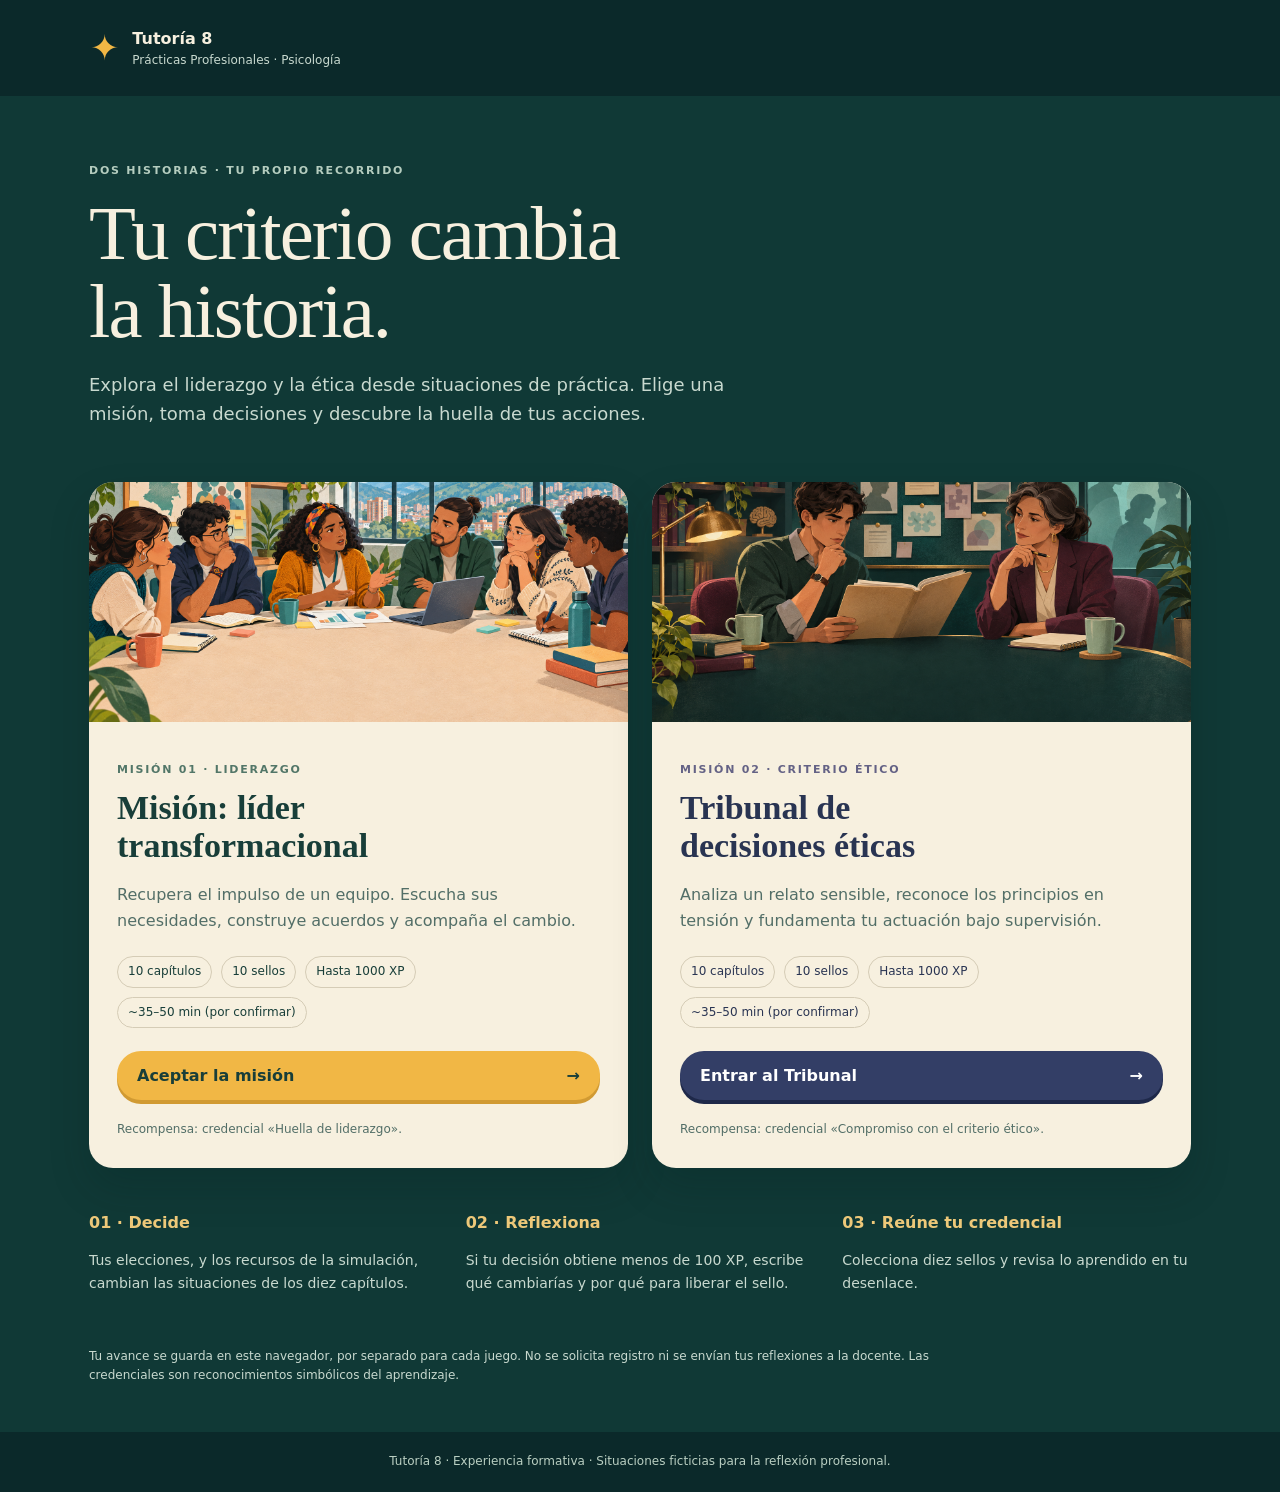
<file: index.html>
<!doctype html>
<html lang="es">
<head>
<meta charset="utf-8"><meta name="viewport" content="width=device-width,initial-scale=1">
<meta name="description" content="Dos experiencias narrativas para explorar el liderazgo transformacional y el criterio ético en las prácticas de Psicología.">
<title>Tutoría 8 · Laboratorio de decisiones</title>
<link rel="stylesheet" href="inicio.css">
</head>
<body><header><span class="mark" aria-hidden="true">✦</span><span>Tutoría 8 <small>Prácticas Profesionales · Psicología</small></span></header>
<main><section class="intro"><p class="eyebrow">DOS HISTORIAS · TU PROPIO RECORRIDO</p><h1>Tu criterio cambia<br>la historia.</h1><p>Explora el liderazgo y la ética desde situaciones de práctica. Elige una misión, toma decisiones y descubre la huella de tus acciones.</p></section>
<section class="games" aria-label="Elige un juego"><article><a class="art" href="lider/" aria-label="Entrar a Misión: líder transformacional"><img src="lider/scene.png" alt="Equipo de psicología que dialoga sobre una iniciativa de trabajo"></a><div class="copy"><p class="eyebrow">MISIÓN 01 · LIDERAZGO</p><h2>Misión: líder<br>transformacional</h2><p>Recupera el impulso de un equipo. Escucha sus necesidades, construye acuerdos y acompaña el cambio.</p><div class="meta"><span>10 capítulos</span><span>10 sellos</span><span>Hasta 1000 XP</span><span>~35–50 min (por confirmar)</span></div><a class="button" href="lider/">Aceptar la misión <span aria-hidden="true">→</span></a><small>Recompensa: credencial «Huella de liderazgo».</small></div></article>
<article class="ethics"><a class="art" href="tribunal/" aria-label="Entrar al Tribunal de decisiones éticas"><img src="tribunal/scene.png" alt="Practicante y supervisora que revisan un caso con reserva"></a><div class="copy"><p class="eyebrow">MISIÓN 02 · CRITERIO ÉTICO</p><h2>Tribunal de<br>decisiones éticas</h2><p>Analiza un relato sensible, reconoce los principios en tensión y fundamenta tu actuación bajo supervisión.</p><div class="meta"><span>10 capítulos</span><span>10 sellos</span><span>Hasta 1000 XP</span><span>~35–50 min (por confirmar)</span></div><a class="button" href="tribunal/">Entrar al Tribunal <span aria-hidden="true">→</span></a><small>Recompensa: credencial «Compromiso con el criterio ético».</small></div></article></section>
<section class="how"><div><b>01 · Decide</b><p>Tus elecciones, y los recursos de la simulación, cambian las situaciones de los diez capítulos.</p></div><div><b>02 · Reflexiona</b><p>Si tu decisión obtiene menos de 100 XP, escribe qué cambiarías y por qué para liberar el sello.</p></div><div><b>03 · Reúne tu credencial</b><p>Colecciona diez sellos y revisa lo aprendido en tu desenlace.</p></div></section>
<p class="privacy">Tu avance se guarda en este navegador, por separado para cada juego. No se solicita registro ni se envían tus reflexiones a la docente. Las credenciales son reconocimientos simbólicos del aprendizaje.</p></main>
<footer>Tutoría 8 · Experiencia formativa · Situaciones ficticias para la reflexión profesional.</footer></body></html>
</file>
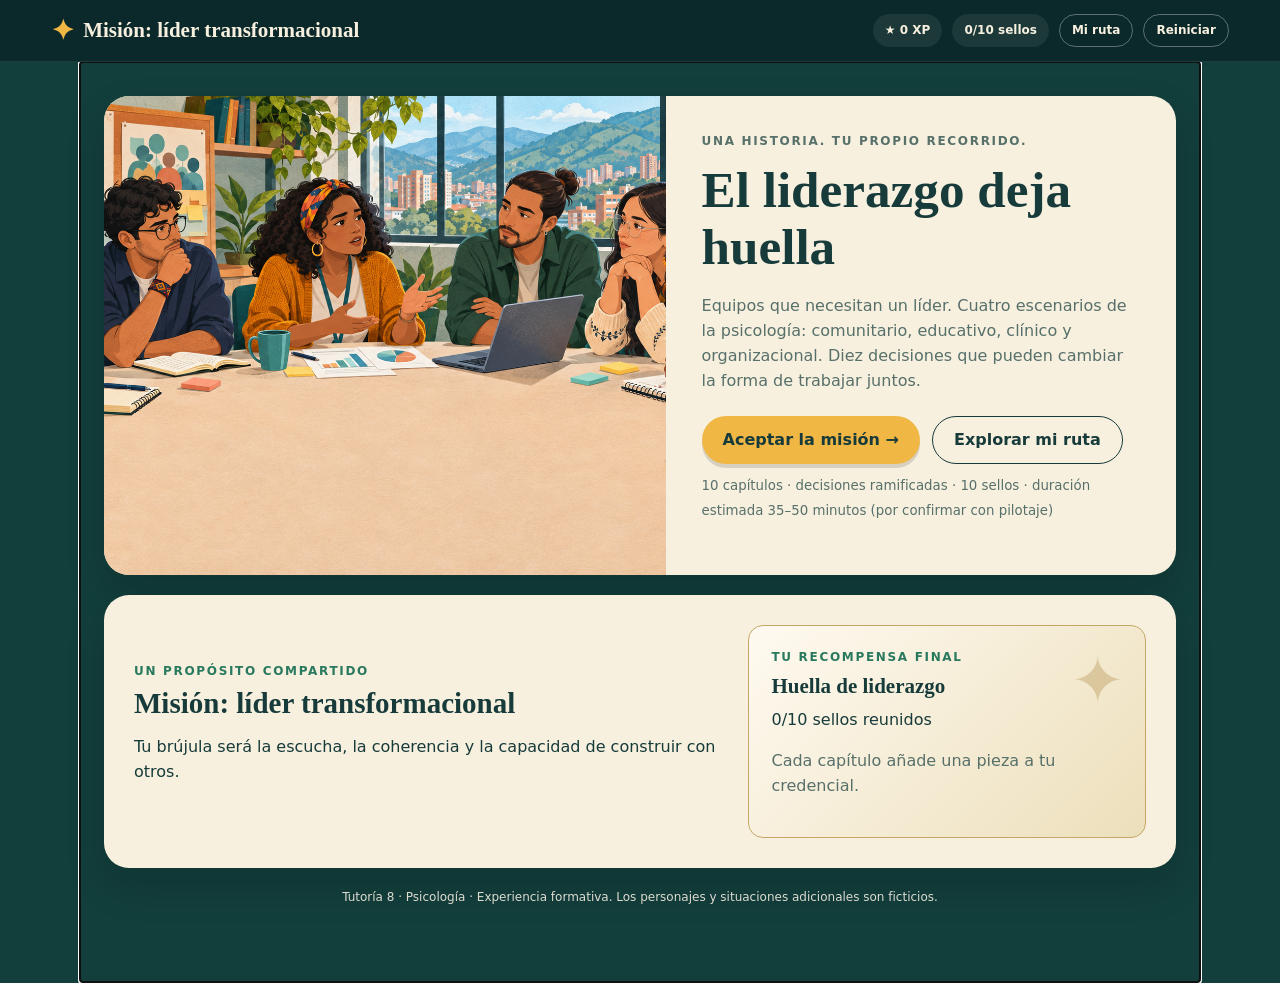
<file: lider/index.html>
<!doctype html><html lang="es"><head><meta charset="utf-8"><meta name="viewport" content="width=device-width,initial-scale=1"><title>Misión: líder transformacional</title><link rel="stylesheet" href="game.css"></head><body data-game="lead"><a href="#main" class="skip">Ir al contenido</a><header class="topbar"><button class="brand" onclick="landing()" aria-label="Inicio"><span id="brand-icon">✦</span><span id="brand-title"></span></button><nav aria-label="Navegación del juego"><span id="xp" class="stat">★ 0 XP</span><span id="seals" class="stat">0/10 sellos</span><button onclick="dashboard()">Mi ruta</button><button onclick="confirmRestart()">Reiniciar</button></nav></header><main id="main" tabindex="-1"></main><dialog id="reward" aria-labelledby="reward-title"></dialog><dialog id="restart" aria-labelledby="restart-title"><h2 id="restart-title">¿Comenzar una nueva partida?</h2><p>Tu recorrido actual y sus sellos se reemplazarán en este dispositivo.</p><div class="buttons"><button class="secondary" onclick="document.getElementById('restart').close()">Conservar mi partida</button><button onclick="restartGame()">Reiniciar</button></div></dialog><div id="live" role="status" class="sr-only"></div><script src="story.js"></script><script src="game.js"></script></body></html>
</file>
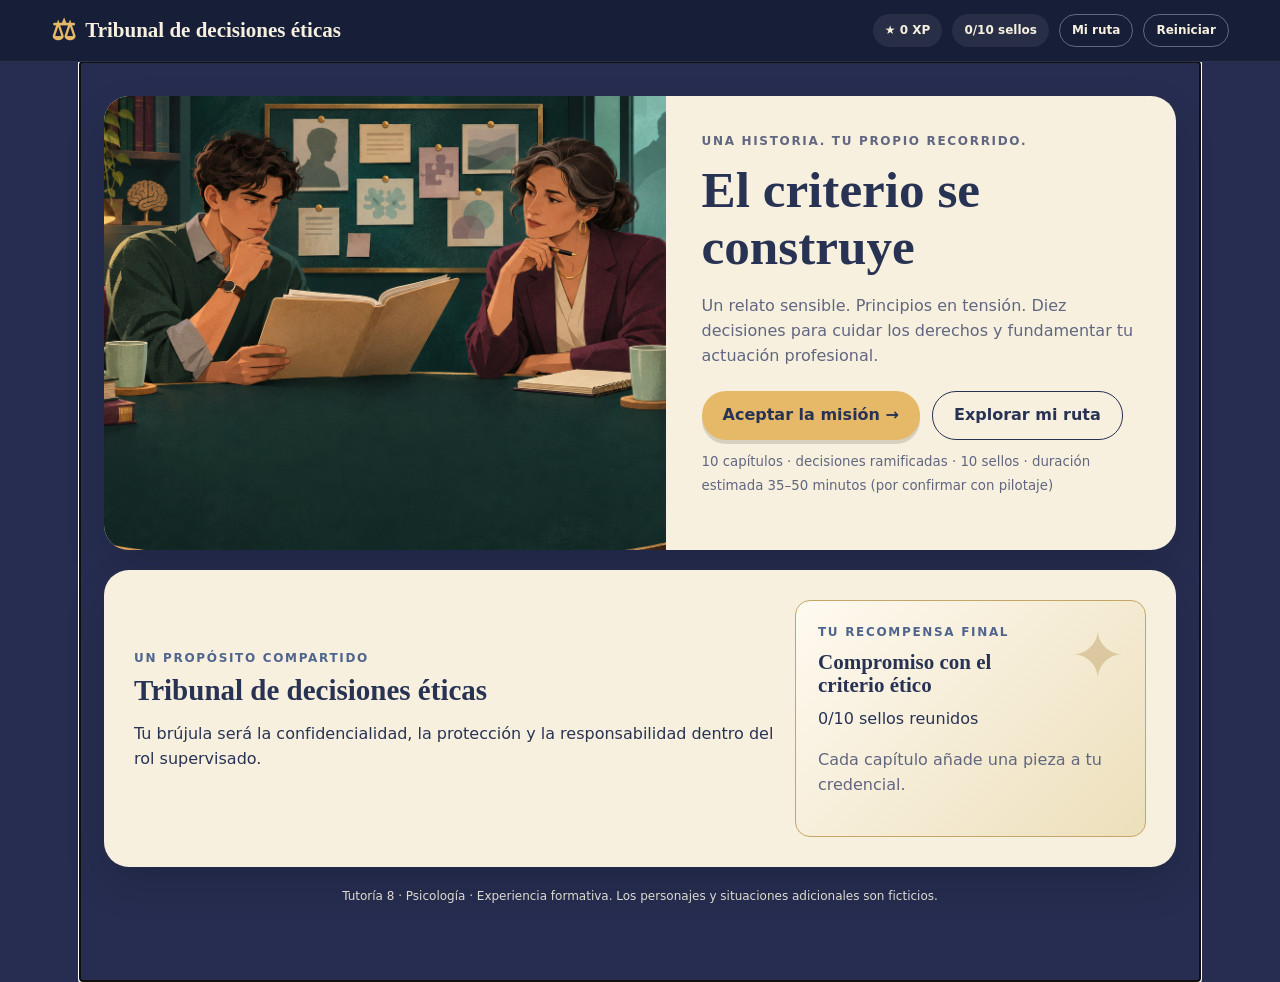
<file: tribunal/index.html>
<!doctype html><html lang="es"><head><meta charset="utf-8"><meta name="viewport" content="width=device-width,initial-scale=1"><title>Tribunal de decisiones éticas</title><link rel="stylesheet" href="game.css"></head><body data-game="ethics"><a href="#main" class="skip">Ir al contenido</a><header class="topbar"><button class="brand" onclick="landing()" aria-label="Inicio"><span id="brand-icon">⚖</span><span id="brand-title"></span></button><nav aria-label="Navegación del juego"><span id="xp" class="stat">★ 0 XP</span><span id="seals" class="stat">0/10 sellos</span><button onclick="dashboard()">Mi ruta</button><button onclick="confirmRestart()">Reiniciar</button></nav></header><main id="main" tabindex="-1"></main><dialog id="reward" aria-labelledby="reward-title"></dialog><dialog id="restart" aria-labelledby="restart-title"><h2 id="restart-title">¿Comenzar una nueva partida?</h2><p>Tu recorrido actual y sus sellos se reemplazarán en este dispositivo.</p><div class="buttons"><button class="secondary" onclick="document.getElementById('restart').close()">Conservar mi partida</button><button onclick="restartGame()">Reiniciar</button></div></dialog><div id="live" role="status" class="sr-only"></div><script src="story.js"></script><script src="game.js"></script></body></html>
</file>
<file: inicio.css>
:root{color-scheme:light;--cream:#f7f0df;--gold:#f1b745}*{box-sizing:border-box}body{margin:0;background:#103936;color:var(--cream);font-family:system-ui,-apple-system,'Segoe UI',sans-serif;line-height:1.6}header{display:flex;align-items:center;gap:13px;padding:20px max(24px,calc((100vw - 1100px)/2));background:#0b292a;font-weight:750}.mark{color:var(--gold);font-size:35px}header small{display:block;font-size:12px;font-weight:450;color:#c8d9cf}main{max-width:1150px;margin:auto;padding:35px 24px}.intro{padding:20px 0 35px}.eyebrow{font-size:11px;font-weight:850;letter-spacing:.16em;color:#b5cdbf}.intro h1{font:clamp(46px,6vw,77px)/1.02 Georgia,serif;letter-spacing:-.025em;margin:15px 0 20px}.intro>p:last-child{font-size:18px;color:#c8d9cf;max-width:660px}.games{display:grid;grid-template-columns:1fr 1fr;gap:24px}article{background:var(--cream);color:#183e39;border-radius:24px;overflow:hidden;box-shadow:0 20px 40px #001d2033}.art{display:block;height:240px;overflow:hidden}.art img{display:block;width:100%;height:100%;object-fit:cover;transition:transform .3s}.art:hover img{transform:scale(1.03)}.copy{padding:28px}.copy .eyebrow{color:#527668}.copy h2{font:700 34px/1.1 Georgia,serif;margin:10px 0 18px}.copy>p{color:#526e67}.meta{display:flex;gap:9px;flex-wrap:wrap;margin:23px 0}.meta span{border:1px solid #d5ccb6;border-radius:20px;padding:5px 10px;font-size:12px}.button{display:flex;justify-content:space-between;align-items:center;border-radius:24px;padding:12px 20px;background:var(--gold);color:#183e39;text-decoration:none;font-weight:800;box-shadow:0 4px 0 #d19a32}.copy small{display:block;margin-top:20px;font-size:12px;color:#526e67}.ethics{color:#293452}.ethics .copy .eyebrow{color:#646285}.ethics .button{background:#333e66;color:#fff;box-shadow:0 4px 0 #1e2849}.how{display:grid;grid-template-columns:repeat(3,1fr);gap:28px;padding:42px 0 15px}.how b{color:#edc879}.how p,.privacy{color:#c8d9cf;font-size:14px}.privacy{max-width:850px;font-size:12px;padding-top:12px}footer{text-align:center;padding:20px;font-size:12px;color:#bacfc2;background:#0b292a}a:focus-visible{outline:4px solid #38d1d5;outline-offset:4px}@media(max-width:700px){.games,.how{grid-template-columns:1fr}.intro{padding-top:0}.copy{padding:23px}.art{height:210px}.how{gap:9px}main{padding:25px 16px}.copy h2{font-size:30px}}@media(prefers-reduced-motion:reduce){*{transition:none!important}}
</file>
<file: lider/game.css>
:root{--bg:#123e3b;--dark:#0b292a;--cream:#f7f0df;--paper:#fffdf8;--accent:#f1b745;--ink:#173b3a;--muted:#57706a;--line:#e4d9bf;--good:#28795d}*{box-sizing:border-box}body{margin:0;background:var(--bg);font:16px/1.55 system-ui,-apple-system,'Segoe UI',sans-serif;color:var(--ink)}body[data-game=ethics]{--bg:#262d50;--dark:#171e38;--accent:#e6b969;--ink:#283354;--muted:#616681;--good:#4f658e}button{font:inherit;font-weight:750;cursor:pointer;border:0;border-radius:24px;padding:11px 21px;color:var(--ink);background:var(--accent);box-shadow:0 4px 0 #0002;transition:transform .16s,background .16s}button:hover:enabled{transform:translateY(-2px)}button:disabled{cursor:default;opacity:.6}button:focus-visible,a:focus-visible{outline:3px solid #1cb9d4;outline-offset:4px}.secondary{background:transparent;border:1.5px solid currentColor;box-shadow:none}.topbar{background:var(--dark);color:var(--cream);padding:14px 4vw;display:flex;justify-content:space-between;gap:15px;align-items:center;position:sticky;top:0;z-index:10;border-bottom:1px solid #ffffff15}.brand{display:flex;align-items:center;gap:9px;text-align:left;border:0;background:none;color:var(--cream);font:700 21px Georgia,serif;box-shadow:none;padding:0}.brand>span:first-child{color:var(--accent);font-size:28px}nav{display:flex;gap:10px;align-items:center;flex-wrap:wrap}nav button{background:transparent;color:var(--cream);border:1px solid #ffffff55;font-size:12px;padding:6px 12px;box-shadow:none}.stat{font-size:12px;background:#ffffff12;border-radius:30px;padding:7px 12px;font-weight:800}main{max-width:1120px;padding:34px 24px 60px;margin:auto}.panel{background:var(--cream);border-radius:25px;padding:30px;box-shadow:0 18px 40px #0002;margin-bottom:20px}.kicker{font-size:12px;font-weight:850;letter-spacing:.14em;text-transform:uppercase;color:var(--good);margin:0 0 7px}h1,h2,h3{font-family:Georgia,'Times New Roman',serif;line-height:1.13}h1{font-size:clamp(34px,4vw,53px);margin:10px 0 18px}h2{font-size:29px;margin:7px 0 15px}h3{font-size:21px;margin:9px 0}p{margin:9px 0 16px}small,.muted{color:var(--muted)}.hero{display:grid;grid-template-columns:1.1fr 1fr;padding:0;overflow:hidden;min-height:420px}.hero img{width:100%;height:100%;object-fit:cover}.hero-copy{padding:36px}.hero p{color:var(--muted)}.buttons{display:flex;flex-wrap:wrap;gap:12px;margin-top:22px}.intro-strip{display:flex;justify-content:space-between;align-items:center;gap:20px}.grid{display:grid;grid-template-columns:repeat(3,1fr);gap:15px}.tile{background:var(--paper);padding:22px;border-radius:18px;display:flex;flex-direction:column;position:relative;border:1px solid transparent}.tile.active{border-color:var(--good)}.tile.locked{opacity:.55}.tile button{margin-top:auto}.num{font:40px Georgia,serif;color:var(--good)}.tile p{font-size:14px;color:var(--muted)}.row{display:grid;grid-template-columns:1.2fr 1fr;gap:20px}.stamp-grid{display:flex;gap:13px;flex-wrap:wrap;margin:22px 0}.stamp{background:var(--paper);border:2px dashed var(--line);border-radius:18px;flex:1;min-width:110px;text-align:center;padding:16px 10px;font-size:12px;color:var(--muted)}.stamp b{display:block;font-size:30px;margin-bottom:6px}.stamp.earned{border:2px solid var(--accent);color:var(--ink);animation:stamp .4s ease-out}.stamp span{display:block;font-weight:800;margin-top:7px}.credential-preview{border:1.5px solid #c4a766;border-radius:15px;padding:22px;background:linear-gradient(135deg,#fffaf1,#ecdfbb);position:relative}.credential-preview:before{content:'✦';font-size:65px;position:absolute;right:20px;top:5px;color:#a9813750}.credential-preview h3{max-width:210px}.progress{height:8px;border-radius:12px;background:var(--line);margin:15px 0 24px}.progress i{display:block;height:100%;border-radius:12px;background:var(--good);transition:width .4s}.scene-layout{display:grid;grid-template-columns:minmax(0,1fr) 245px;gap:20px}.chapter-art{width:100%;height:160px;object-fit:cover;border-radius:17px;margin-bottom:18px}.choice{display:flex;align-items:center;gap:14px;text-align:left;line-height:1.5;background:white;color:var(--ink);border:2px solid var(--line);border-radius:15px;width:100%;box-shadow:none;margin:12px 0;padding:16px;font-weight:550}.choice .letter{background:var(--bg);color:var(--cream);border-radius:50%;width:34px;height:34px;display:grid;place-items:center;flex-shrink:0;font-weight:800}.choice.chosen{border-color:var(--good);background:#eaf2eb}.choice.chosen.review{border-color:#b87732;background:#fff3dc}.context{border-left:4px solid var(--accent);padding:12px 17px;background:#fff8e9;border-radius:9px;font-size:14px;margin:20px 0}.feedback{padding:20px;background:#e5efe5;border-left:5px solid var(--good);border-radius:15px;margin-top:20px;animation:reveal .3s}.feedback.warn{background:#f4e7ca;border-left-color:#ad7c31}.feedback p{font-size:15px}.aside{align-self:start;position:sticky;top:95px}.aside .stamp-grid{display:block}.aside .stamp{margin:10px 0}.award{display:block;width:100px;height:100px;margin:10px auto 20px;border:4px double #ba9139;border-radius:50%;font-size:50px;text-align:center;line-height:90px;background:linear-gradient(#fff6d1,#f2c46f)}dialog{width:min(94vw,620px);max-height:90svh;overflow:auto;border:0;border-radius:24px;padding:30px;color:var(--ink);background:var(--cream);box-shadow:0 20px 70px #0007}dialog::backdrop{background:#071b2ad9;backdrop-filter:blur(4px)}dialog li{margin-bottom:9px}#reward{text-align:center}.sparkles{font-size:23px;color:#a07321;letter-spacing:12px}.journal{text-align:left;background:white;padding:18px;border-radius:13px;margin:13px 0}.journal p{font-size:14px}.final-grid{display:grid;grid-template-columns:1fr 1fr;gap:22px}.credential{background:#fff9e8;border:5px double #ba9139;border-radius:12px;padding:32px;text-align:center;position:relative}.credential h2{font-size:28px}.credential .stamp-grid{margin:20px 0}.credential .stamp{min-width:70px;font-size:11px}.credential small{display:block}.skip,.sr-only{position:absolute;width:1px;height:1px;overflow:hidden;clip-path:inset(50%)}.skip:focus{width:auto;height:auto;clip-path:none;z-index:100;background:white;padding:10px}.footer{text-align:center;color:#dedbd0;font-size:12px;margin-top:20px}@keyframes stamp{from{transform:scale(1.15);opacity:0}to{transform:scale(1);opacity:1}}@keyframes reveal{from{opacity:0;transform:translateY(7px)}to{opacity:1;transform:none}}@media(max-width:800px){.hero,.scene-layout,.row,.final-grid{grid-template-columns:1fr}.hero img{height:230px}.hero-copy{padding:25px}.aside{position:static}.aside .stamp-grid{display:flex}.grid{grid-template-columns:1fr}.topbar{position:static;flex-wrap:wrap;padding:12px 18px}.brand{font-size:19px}main{padding:20px 14px 40px}.panel{padding:22px}.hero{padding:0}.intro-strip{align-items:flex-start;flex-direction:column}.choice{padding:13px}.stamp{min-width:85px}.num{font-size:30px}}@media(prefers-reduced-motion:reduce){*{animation:none!important;transition:none!important;scroll-behavior:auto!important}}@media print{body{background:#fff}.topbar,main>*,dialog,.footer{display:none!important}main{display:block;padding:0;max-width:none}#print-wrapper,.credential{display:block!important}.credential{break-inside:avoid;margin:30px}}

/* ---- Ampliación a diez capítulos ---- */
.grid{grid-template-columns:repeat(auto-fill,minmax(190px,1fr))}
.tile h3{font-size:18px}
.stamp-grid{display:grid;grid-template-columns:repeat(auto-fill,minmax(120px,1fr))}
.stamp{min-width:0}
.aside .stamp-grid{display:grid;grid-template-columns:1fr 1fr;gap:8px}
.aside .stamp{margin:0;padding:10px 6px;font-size:11px}
.aside .stamp b{font-size:22px;margin-bottom:2px}
.credential .stamp-grid{grid-template-columns:repeat(5,1fr);gap:8px}
.credential .stamp{padding:8px 4px;font-size:10px}
.tag{display:inline-block;font-size:12px;font-weight:800;background:#ffffff;border:1px solid var(--line);border-radius:20px;padding:3px 12px;color:var(--muted);margin:4px 0}
.meters{margin:16px 0;font-size:13px}
.meter{display:flex;justify-content:space-between;gap:8px;padding:3px 0}.meter b{letter-spacing:2px;color:var(--good);white-space:nowrap}
.added{border-left:4px solid #8a6fbf;background:#f1ebfa;border-radius:9px;padding:10px 16px;font-size:14px;margin:16px 0}.added p{margin:4px 0}
.notice{border-left:6px solid #ad7c31;background:#fff3dc}
.facts{margin:14px 0;font-size:13px}.facts summary{cursor:pointer;font-weight:800}
.strip-cred{min-width:220px}
.student{text-align:left;white-space:pre-wrap;overflow-wrap:anywhere}
.rlabel{display:block;text-align:left;font-weight:750}
#reflection-form textarea{display:block;width:100%;margin:14px 0;padding:13px;border:2px solid var(--line);border-radius:12px;font:inherit;resize:vertical;color:var(--ink);background:#fff}
#reflection-help,#reflection-count{font-size:13px;text-align:left}
#role-introduction{width:min(94vw,570px);max-height:90svh;overflow:auto;border:0;border-radius:25px;padding:28px;color:#163044;box-shadow:0 25px 85px #12345666}
#role-introduction::backdrop{background:#102d4bd9}
#role-introduction h2{font-size:27px;margin:9px 0 15px}#role-introduction h3{font-size:17px}
#role-introduction p,#role-introduction li{font-size:15px;line-height:1.5}
#role-introduction .focus{background:#fff2e7;padding:14px;border-radius:14px}
body[data-game=ethics] #role-introduction .focus{background:#f1ebfa}
#role-introduction button{width:100%;padding:14px;color:#fff;background:#b74825;border-radius:13px}
body[data-game=ethics] #role-introduction button{background:#6550a4}
details.journal summary{cursor:pointer}
@media(max-width:800px){.grid{grid-template-columns:1fr 1fr}.stamp-grid{grid-template-columns:repeat(auto-fill,minmax(95px,1fr))}.aside .stamp-grid{grid-template-columns:repeat(auto-fill,minmax(95px,1fr))}.credential .stamp-grid{grid-template-columns:repeat(2,1fr)}.tile{padding:15px}.tile h3{font-size:16px}.nav,nav{gap:6px}}
@media(max-width:420px){.grid{grid-template-columns:1fr}}
@media print{.credential .stamp-grid{grid-template-columns:repeat(5,1fr)!important}}
</file>
<file: tribunal/game.css>
:root{--bg:#123e3b;--dark:#0b292a;--cream:#f7f0df;--paper:#fffdf8;--accent:#f1b745;--ink:#173b3a;--muted:#57706a;--line:#e4d9bf;--good:#28795d}*{box-sizing:border-box}body{margin:0;background:var(--bg);font:16px/1.55 system-ui,-apple-system,'Segoe UI',sans-serif;color:var(--ink)}body[data-game=ethics]{--bg:#262d50;--dark:#171e38;--accent:#e6b969;--ink:#283354;--muted:#616681;--good:#4f658e}button{font:inherit;font-weight:750;cursor:pointer;border:0;border-radius:24px;padding:11px 21px;color:var(--ink);background:var(--accent);box-shadow:0 4px 0 #0002;transition:transform .16s,background .16s}button:hover:enabled{transform:translateY(-2px)}button:disabled{cursor:default;opacity:.6}button:focus-visible,a:focus-visible{outline:3px solid #1cb9d4;outline-offset:4px}.secondary{background:transparent;border:1.5px solid currentColor;box-shadow:none}.topbar{background:var(--dark);color:var(--cream);padding:14px 4vw;display:flex;justify-content:space-between;gap:15px;align-items:center;position:sticky;top:0;z-index:10;border-bottom:1px solid #ffffff15}.brand{display:flex;align-items:center;gap:9px;text-align:left;border:0;background:none;color:var(--cream);font:700 21px Georgia,serif;box-shadow:none;padding:0}.brand>span:first-child{color:var(--accent);font-size:28px}nav{display:flex;gap:10px;align-items:center;flex-wrap:wrap}nav button{background:transparent;color:var(--cream);border:1px solid #ffffff55;font-size:12px;padding:6px 12px;box-shadow:none}.stat{font-size:12px;background:#ffffff12;border-radius:30px;padding:7px 12px;font-weight:800}main{max-width:1120px;padding:34px 24px 60px;margin:auto}.panel{background:var(--cream);border-radius:25px;padding:30px;box-shadow:0 18px 40px #0002;margin-bottom:20px}.kicker{font-size:12px;font-weight:850;letter-spacing:.14em;text-transform:uppercase;color:var(--good);margin:0 0 7px}h1,h2,h3{font-family:Georgia,'Times New Roman',serif;line-height:1.13}h1{font-size:clamp(34px,4vw,53px);margin:10px 0 18px}h2{font-size:29px;margin:7px 0 15px}h3{font-size:21px;margin:9px 0}p{margin:9px 0 16px}small,.muted{color:var(--muted)}.hero{display:grid;grid-template-columns:1.1fr 1fr;padding:0;overflow:hidden;min-height:420px}.hero img{width:100%;height:100%;object-fit:cover}.hero-copy{padding:36px}.hero p{color:var(--muted)}.buttons{display:flex;flex-wrap:wrap;gap:12px;margin-top:22px}.intro-strip{display:flex;justify-content:space-between;align-items:center;gap:20px}.grid{display:grid;grid-template-columns:repeat(3,1fr);gap:15px}.tile{background:var(--paper);padding:22px;border-radius:18px;display:flex;flex-direction:column;position:relative;border:1px solid transparent}.tile.active{border-color:var(--good)}.tile.locked{opacity:.55}.tile button{margin-top:auto}.num{font:40px Georgia,serif;color:var(--good)}.tile p{font-size:14px;color:var(--muted)}.row{display:grid;grid-template-columns:1.2fr 1fr;gap:20px}.stamp-grid{display:flex;gap:13px;flex-wrap:wrap;margin:22px 0}.stamp{background:var(--paper);border:2px dashed var(--line);border-radius:18px;flex:1;min-width:110px;text-align:center;padding:16px 10px;font-size:12px;color:var(--muted)}.stamp b{display:block;font-size:30px;margin-bottom:6px}.stamp.earned{border:2px solid var(--accent);color:var(--ink);animation:stamp .4s ease-out}.stamp span{display:block;font-weight:800;margin-top:7px}.credential-preview{border:1.5px solid #c4a766;border-radius:15px;padding:22px;background:linear-gradient(135deg,#fffaf1,#ecdfbb);position:relative}.credential-preview:before{content:'✦';font-size:65px;position:absolute;right:20px;top:5px;color:#a9813750}.credential-preview h3{max-width:210px}.progress{height:8px;border-radius:12px;background:var(--line);margin:15px 0 24px}.progress i{display:block;height:100%;border-radius:12px;background:var(--good);transition:width .4s}.scene-layout{display:grid;grid-template-columns:minmax(0,1fr) 245px;gap:20px}.chapter-art{width:100%;height:160px;object-fit:cover;border-radius:17px;margin-bottom:18px}.choice{display:flex;align-items:center;gap:14px;text-align:left;line-height:1.5;background:white;color:var(--ink);border:2px solid var(--line);border-radius:15px;width:100%;box-shadow:none;margin:12px 0;padding:16px;font-weight:550}.choice .letter{background:var(--bg);color:var(--cream);border-radius:50%;width:34px;height:34px;display:grid;place-items:center;flex-shrink:0;font-weight:800}.choice.chosen{border-color:var(--good);background:#eaf2eb}.choice.chosen.review{border-color:#b87732;background:#fff3dc}.context{border-left:4px solid var(--accent);padding:12px 17px;background:#fff8e9;border-radius:9px;font-size:14px;margin:20px 0}.feedback{padding:20px;background:#e5efe5;border-left:5px solid var(--good);border-radius:15px;margin-top:20px;animation:reveal .3s}.feedback.warn{background:#f4e7ca;border-left-color:#ad7c31}.feedback p{font-size:15px}.aside{align-self:start;position:sticky;top:95px}.aside .stamp-grid{display:block}.aside .stamp{margin:10px 0}.award{display:block;width:100px;height:100px;margin:10px auto 20px;border:4px double #ba9139;border-radius:50%;font-size:50px;text-align:center;line-height:90px;background:linear-gradient(#fff6d1,#f2c46f)}dialog{width:min(94vw,620px);max-height:90svh;overflow:auto;border:0;border-radius:24px;padding:30px;color:var(--ink);background:var(--cream);box-shadow:0 20px 70px #0007}dialog::backdrop{background:#071b2ad9;backdrop-filter:blur(4px)}dialog li{margin-bottom:9px}#reward{text-align:center}.sparkles{font-size:23px;color:#a07321;letter-spacing:12px}.journal{text-align:left;background:white;padding:18px;border-radius:13px;margin:13px 0}.journal p{font-size:14px}.final-grid{display:grid;grid-template-columns:1fr 1fr;gap:22px}.credential{background:#fff9e8;border:5px double #ba9139;border-radius:12px;padding:32px;text-align:center;position:relative}.credential h2{font-size:28px}.credential .stamp-grid{margin:20px 0}.credential .stamp{min-width:70px;font-size:11px}.credential small{display:block}.skip,.sr-only{position:absolute;width:1px;height:1px;overflow:hidden;clip-path:inset(50%)}.skip:focus{width:auto;height:auto;clip-path:none;z-index:100;background:white;padding:10px}.footer{text-align:center;color:#dedbd0;font-size:12px;margin-top:20px}@keyframes stamp{from{transform:scale(1.15);opacity:0}to{transform:scale(1);opacity:1}}@keyframes reveal{from{opacity:0;transform:translateY(7px)}to{opacity:1;transform:none}}@media(max-width:800px){.hero,.scene-layout,.row,.final-grid{grid-template-columns:1fr}.hero img{height:230px}.hero-copy{padding:25px}.aside{position:static}.aside .stamp-grid{display:flex}.grid{grid-template-columns:1fr}.topbar{position:static;flex-wrap:wrap;padding:12px 18px}.brand{font-size:19px}main{padding:20px 14px 40px}.panel{padding:22px}.hero{padding:0}.intro-strip{align-items:flex-start;flex-direction:column}.choice{padding:13px}.stamp{min-width:85px}.num{font-size:30px}}@media(prefers-reduced-motion:reduce){*{animation:none!important;transition:none!important;scroll-behavior:auto!important}}@media print{body{background:#fff}.topbar,main>*,dialog,.footer{display:none!important}main{display:block;padding:0;max-width:none}#print-wrapper,.credential{display:block!important}.credential{break-inside:avoid;margin:30px}}

/* ---- Ampliación a diez capítulos ---- */
.grid{grid-template-columns:repeat(auto-fill,minmax(190px,1fr))}
.tile h3{font-size:18px}
.stamp-grid{display:grid;grid-template-columns:repeat(auto-fill,minmax(120px,1fr))}
.stamp{min-width:0}
.aside .stamp-grid{display:grid;grid-template-columns:1fr 1fr;gap:8px}
.aside .stamp{margin:0;padding:10px 6px;font-size:11px}
.aside .stamp b{font-size:22px;margin-bottom:2px}
.credential .stamp-grid{grid-template-columns:repeat(5,1fr);gap:8px}
.credential .stamp{padding:8px 4px;font-size:10px}
.tag{display:inline-block;font-size:12px;font-weight:800;background:#ffffff;border:1px solid var(--line);border-radius:20px;padding:3px 12px;color:var(--muted);margin:4px 0}
.meters{margin:16px 0;font-size:13px}
.meter{display:flex;justify-content:space-between;gap:8px;padding:3px 0}.meter b{letter-spacing:2px;color:var(--good);white-space:nowrap}
.added{border-left:4px solid #8a6fbf;background:#f1ebfa;border-radius:9px;padding:10px 16px;font-size:14px;margin:16px 0}.added p{margin:4px 0}
.notice{border-left:6px solid #ad7c31;background:#fff3dc}
.facts{margin:14px 0;font-size:13px}.facts summary{cursor:pointer;font-weight:800}
.strip-cred{min-width:220px}
.student{text-align:left;white-space:pre-wrap;overflow-wrap:anywhere}
.rlabel{display:block;text-align:left;font-weight:750}
#reflection-form textarea{display:block;width:100%;margin:14px 0;padding:13px;border:2px solid var(--line);border-radius:12px;font:inherit;resize:vertical;color:var(--ink);background:#fff}
#reflection-help,#reflection-count{font-size:13px;text-align:left}
#role-introduction{width:min(94vw,570px);max-height:90svh;overflow:auto;border:0;border-radius:25px;padding:28px;color:#163044;box-shadow:0 25px 85px #12345666}
#role-introduction::backdrop{background:#102d4bd9}
#role-introduction h2{font-size:27px;margin:9px 0 15px}#role-introduction h3{font-size:17px}
#role-introduction p,#role-introduction li{font-size:15px;line-height:1.5}
#role-introduction .focus{background:#fff2e7;padding:14px;border-radius:14px}
body[data-game=ethics] #role-introduction .focus{background:#f1ebfa}
#role-introduction button{width:100%;padding:14px;color:#fff;background:#b74825;border-radius:13px}
body[data-game=ethics] #role-introduction button{background:#6550a4}
details.journal summary{cursor:pointer}
@media(max-width:800px){.grid{grid-template-columns:1fr 1fr}.stamp-grid{grid-template-columns:repeat(auto-fill,minmax(95px,1fr))}.aside .stamp-grid{grid-template-columns:repeat(auto-fill,minmax(95px,1fr))}.credential .stamp-grid{grid-template-columns:repeat(2,1fr)}.tile{padding:15px}.tile h3{font-size:16px}.nav,nav{gap:6px}}
@media(max-width:420px){.grid{grid-template-columns:1fr}}
@media print{.credential .stamp-grid{grid-template-columns:repeat(5,1fr)!important}}
</file>
